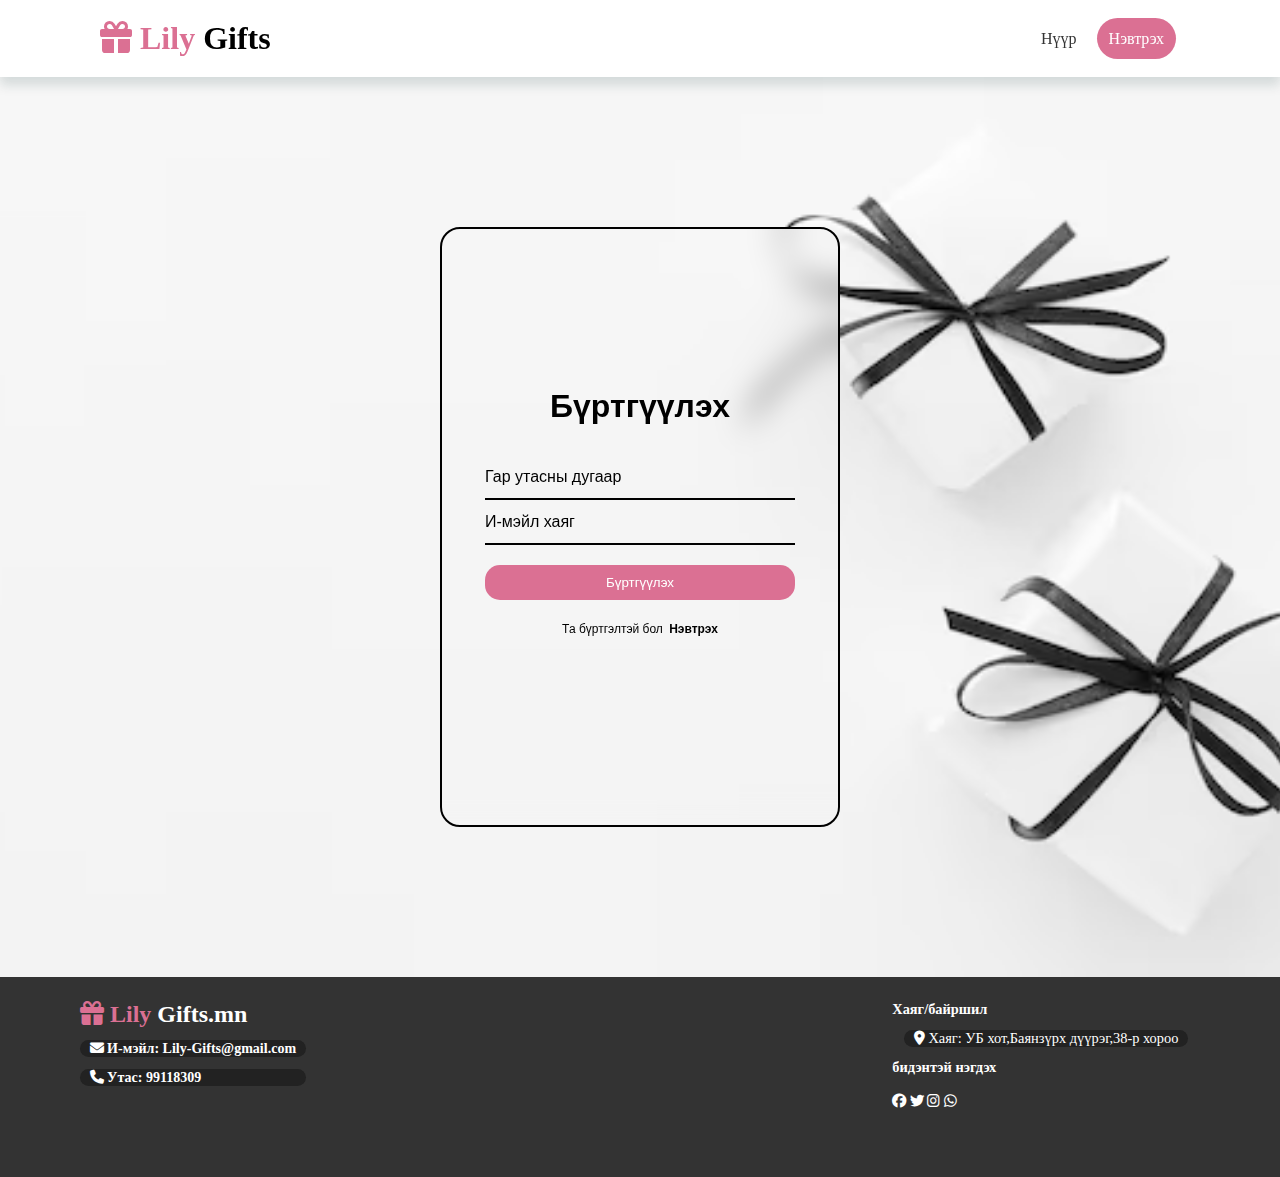
<file: burguuleh.html>
<!DOCTYPE html>
<html lang="en">
<head>
    <meta charset="UTF-8">
    <meta name="viewport" content="width=device-width, initial-scale=1.0">
    <title>Бидний тухай</title>
    <link rel="stylesheet" href="./css/style.css">
    <link rel="stylesheet" href="https://cdnjs.cloudflare.com/ajax/libs/font-awesome/6.7.0/css/all.min.css">
    <link rel="stylesheet"  media="screen and (max-width: 760px)" href="./css/mobile.css">
    <script src="./main.js"></script>
</head>
<body>
    <header>
        <div id="navbar">
              <h1 class="logo">
                    <span class="text-primary">
                          <i class="fa-solid fa-gift"></i> Lily
                    </span>Gifts
              </h1>
              <ul>
                    <li><a  href="./index.html">Нүүр</a></li>
                     <li><a class="home-active" href="./about.html">Нэвтрэх</a></li>
              </ul>
  
        </div>
  </header>
  <section class="login">
      <div class="bd">
            <div class="login-box register">
                <form action="" id="loginform" onsubmit="return form2()">
                <h2>Бүртгүүлэх</h2>
                <div class="input-box">
                      <input type="emailPhone" id="emailPhone" placeholder="Гар утасны дугаар ">
                      <input type="emailPhone" id="emailPhone" placeholder="И-мэйл хаяг">
                      
<!-- 
                      onclick="return validate()" -->
                      <button class="btn1" type="submit"  ondblclick="return form2()">Бүртгүүлэх</button>
                      <div id="errorbox"> </div>
                      <div class="register-link">
                            <p> Та бүртгэлтэй бол <a href="./newtereh.html">Нэвтрэх</a></p>
                      </div>
                </div>
            </form>
            </div>
      </div>
  </section>

  <footer id="main-footer">
      <div class="footer-content">
            <h1 ><span class="text-primary"><i class="fa-solid fa-gift"></i> Lily
            </span>Gifts</span>.mn</h1>
            <h3><i id="color" class="fa-solid fa-envelope"></i> И-мэйл: Lily-Gifts@gmail.com</h3>
            <h3><i id="color" class="fa-solid fa-phone"></i> Утас: 99118309</h3>
      </div>
      <div class="footer-addres">
            <h4>Хаяг/байршил</h4>
            <p><i id="color" class="fa-solid fa-location-dot"></i> Хаяг: УБ хот,Баянзүрх дүүрэг,38-р хороо</p>
            <h4>бидэнтэй нэгдэх</h4><br>
            <i class="fa-brands fa-facebook"></i> <i class="fa-brands fa-twitter"></i> <i class="fa-brands fa-instagram"></i> <i class="fa-brands fa-whatsapp"></i>

      </div>
</footer>
</body>
</html>
</file>
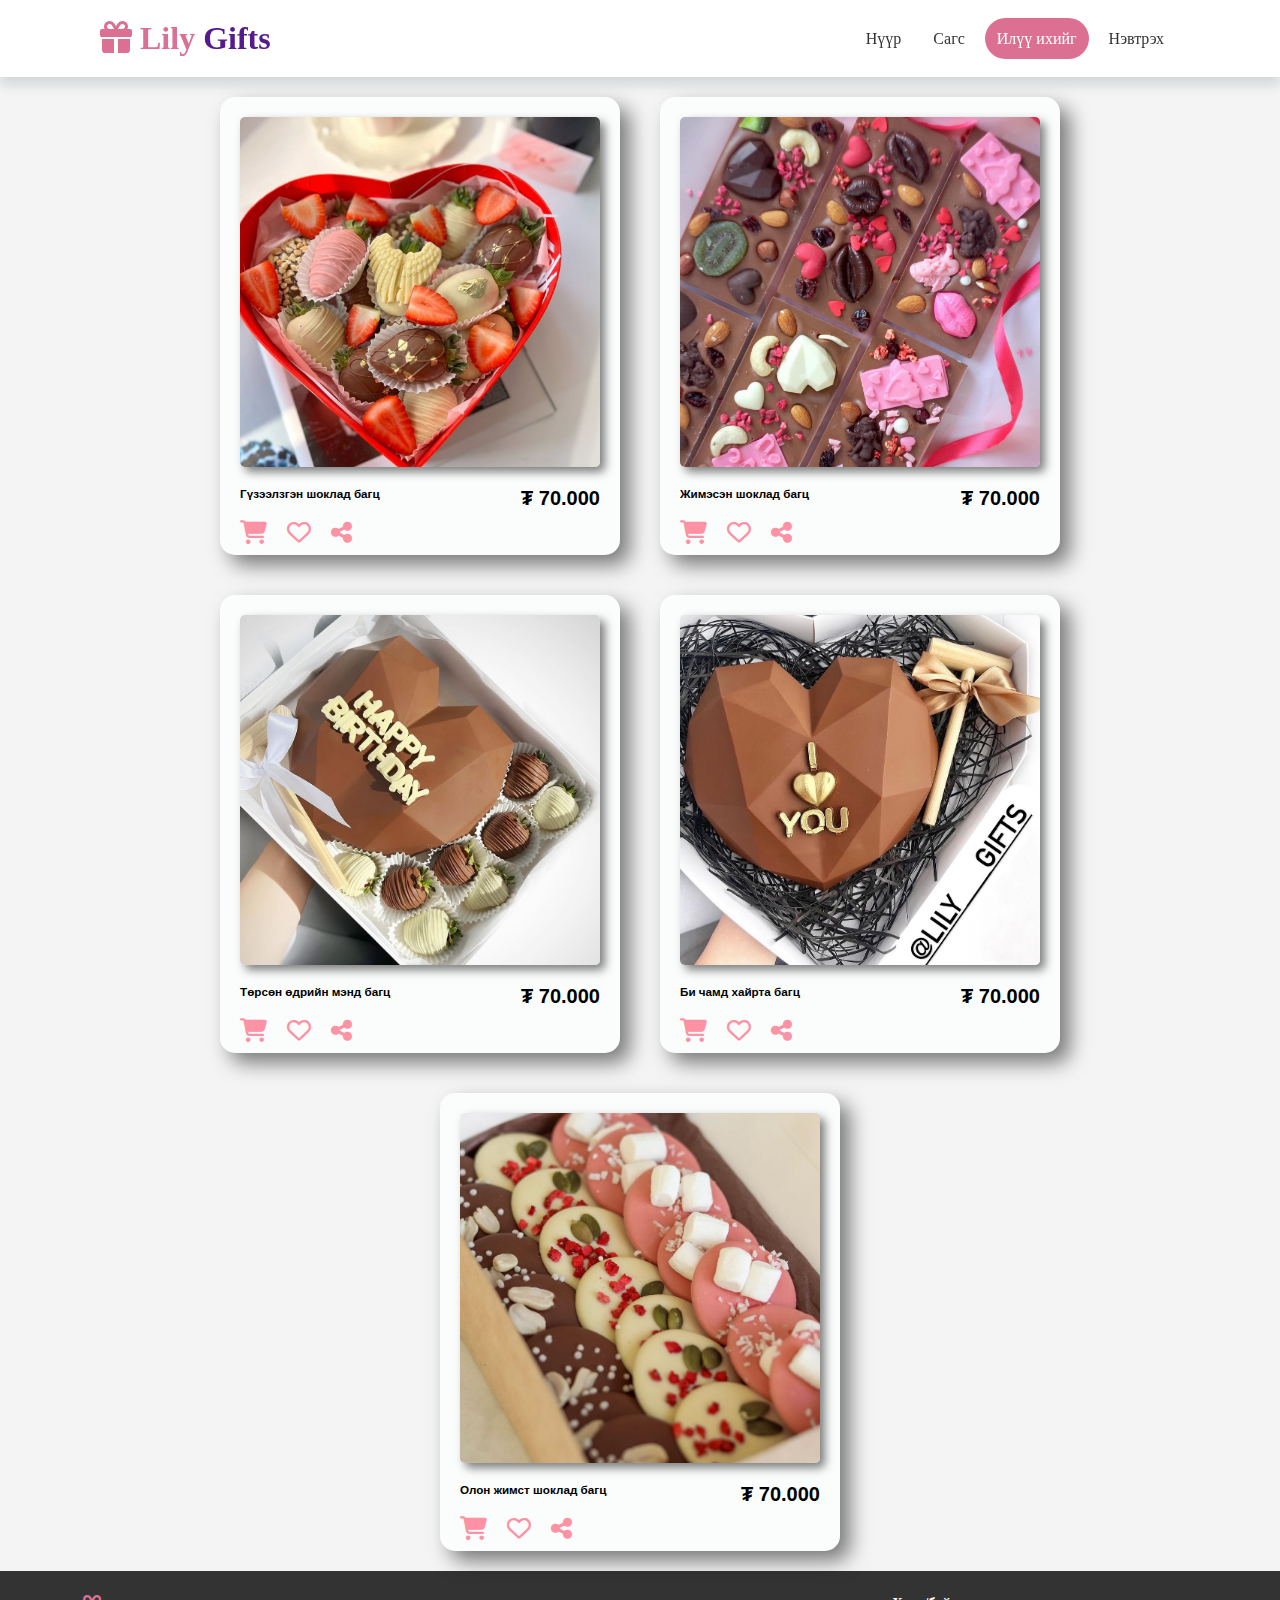
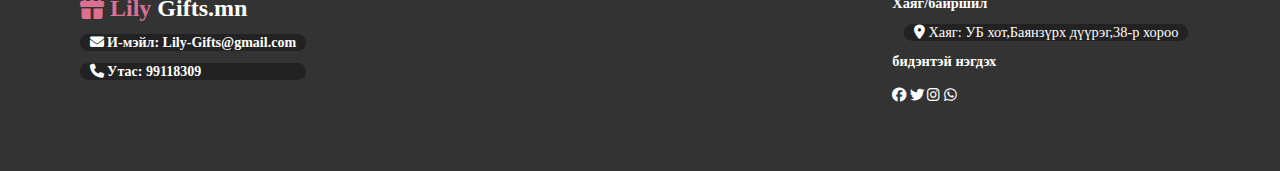
<file: IluuIkhiig.html>
<!DOCTYPE html>
<html lang="en">
<head>
    <meta charset="UTF-8">
    <meta name="viewport" content="width=device-width, initial-scale=1.0">
    <title>Document</title>
    <link rel="stylesheet" href="./css/style.css">
    <link rel="stylesheet" href="https://cdnjs.cloudflare.com/ajax/libs/font-awesome/6.7.0/css/all.min.css">
    <link rel="stylesheet"   media="screen and (max-width: 760px)"  href="./css/mobile.css">
</head>
<body>
    <header>
        <div id="navbar">
              <h1 class="logo">
                <a href="">
                    <span class="text-primary">
                          <i class="fa-solid fa-gift"></i> Lily
                    </span>Gifts
                </a>
              </h1>
              <ul>
                    <li><a  href="./index.html">Нүүр</a></li>
                    <li><a href="./sags.html">Сагс</a></li>
                    <li><a class="home-active" href="./IluuIkhiig.html">Илүү ихийг</a></li>
                    <li><a href="./newtereh.html">Нэвтрэх</a></li>
              </ul>
  
        </div>
  </header>
  

  <section class="show-case1">
    <div class="container1">
        <div class="cards1">
            <div class="card1">
                <div class="image">
                    <img src="./img/hair1.jpg" alt="Every day Funny">
                </div>
                <div class="text">
                        <h3>Гүзээлзгэн шоклад багц</h3> 
                        <h4>₮ 70.000</h4>
                    </div>
                    <div class="actions">
                        <i class="fa-solid fa-cart-shopping"></i>
                        <i class="fa-regular fa-heart"></i>
                        <i class="fa-solid fa-share-nodes"></i>
                  </div>
            </div>
            <div class="card1">
                <div class="image">
                    <img src="./img/hair2.jpg" alt="Every day Funny">
                </div>
                <div class="text">
                        <h3>Жимэсэн шоклад багц</h3>
                        <h4>₮ 70.000</h4>
                    </div>
                    <div class="actions">
                        <i class="fa-solid fa-cart-shopping"></i>
                        <i class="fa-regular fa-heart"></i>
                        <i class="fa-solid fa-share-nodes"></i>
                  </div>
            </div>
            <div class="card1">
                <div class="image">
                    <img src="./img/hair3.jpg" alt="Every day Funny">
                </div>
                <div class="text">
                        <h3>Төрсөн өдрийн мэнд багц</h3>
                        <h4>₮ 70.000  </h4>
                    </div>
                    <div class="actions">
                        <i class="fa-solid fa-cart-shopping"></i>
                        <i class="fa-regular fa-heart"></i>
                        <i class="fa-solid fa-share-nodes"></i>
                  </div>
            </div>
            <div class="card1">
                <div class="image">
                    <img src="./img/426074895_18254508565175811_2191306518803246926_n.jpg" alt="Every day Funny">
                </div>
                <div class="text">
                        <h3>Би чамд хайрта багц</h3>
                        <h4>₮ 70.000</h4>
                    </div>
                    <div class="actions">
                        <i class="fa-solid fa-cart-shopping"></i>
                        <i class="fa-regular fa-heart"></i>
                        <i class="fa-solid fa-share-nodes"></i>
                  </div>
            </div>
            <div class="card1">
                <div class="image">
                    <img src="./img/425986620_18254508628175811_3065950496430417623_n.jpg" alt="Every day Funny">
                </div>
                <div class="text">
                        <h3>Олон жимст шоклад багц</h3>
                        <h4>₮ 70.000 </h4>
                    </div>
                    <div class="actions icons">
                        <i class="fa-solid fa-cart-shopping"></i>
                        <i class="fa-regular fa-heart"></i>
                        <i class="fa-solid fa-share-nodes"></i>
                  </div>
            </div>
        </div>
    </div>
  </section>
  <footer id="main-footer">
    <div class="footer-content">
          <h1 ><span class="text-primary"><i class="fa-solid fa-gift"></i> Lily
          </span>Gifts</span>.mn</h1>
          <h3><i id="color" class="fa-solid fa-envelope"></i> И-мэйл: Lily-Gifts@gmail.com</h3>
          <h3><i id="color" class="fa-solid fa-phone"></i> Утас: 99118309</h3>
    </div>
    <div class="footer-addres">
          <h4>Хаяг/байршил</h4>
          <p><i id="color" class="fa-solid fa-location-dot"></i> Хаяг: УБ хот,Баянзүрх дүүрэг,38-р хороо</p>
          <h4>бидэнтэй нэгдэх</h4><br>
          <i class="fa-brands fa-facebook"></i> <i class="fa-brands fa-twitter"></i> <i class="fa-brands fa-instagram"></i> <i class="fa-brands fa-whatsapp"></i>

    </div>
</footer>
</body>
</html>
</file>
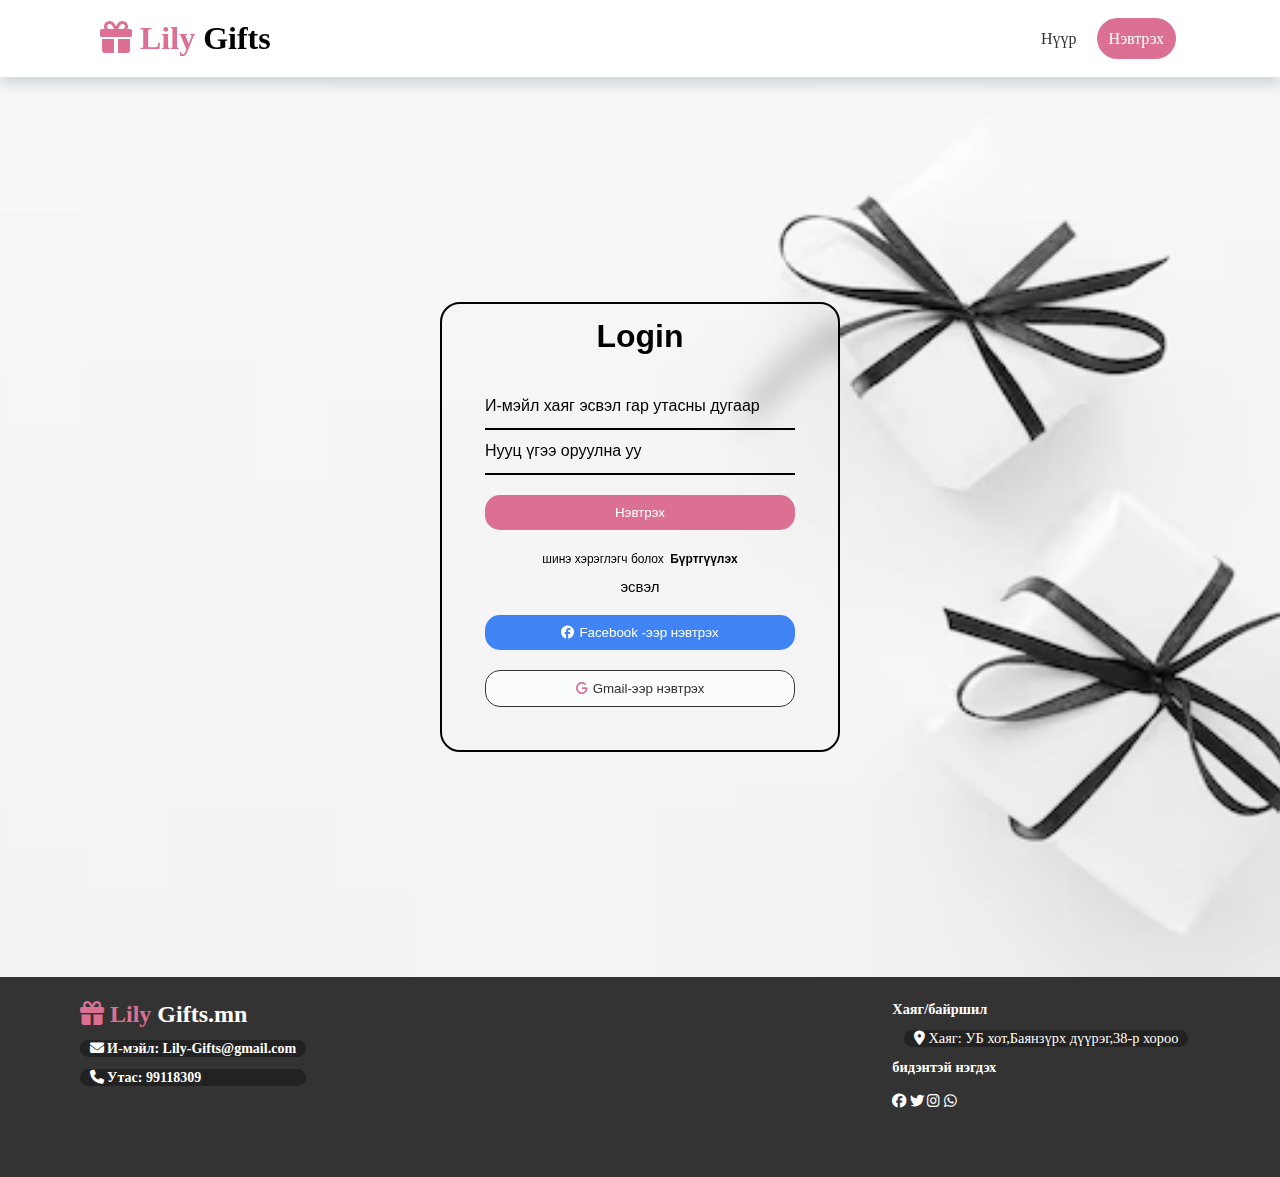
<file: newtereh.html>
<!DOCTYPE html>
<html lang="en">
<head>
    <meta charset="UTF-8">
    <meta name="viewport" content="width=device-width, initial-scale=1.0">
    <title>Бидний тухай</title>
    <link rel="stylesheet" href="./css/style.css">
    <link rel="stylesheet" href="https://cdnjs.cloudflare.com/ajax/libs/font-awesome/6.7.0/css/all.min.css">
    <link rel="stylesheet"  media="screen and (max-width: 760px)" href="./css/mobile.css">
    <script src="./main.js"></script>
</head>
<body>
    <header>
        <div id="navbar">
              <h1 class="logo">
                    <span class="text-primary">
                          <i class="fa-solid fa-gift"></i> Lily
                    </span>Gifts
              </h1>
              <ul>
                    <li><a  href="./index.html">Нүүр</a></li>
                     <li><a class="home-active" href="./about.html">Нэвтрэх</a></li>
              </ul>
  
        </div>
  </header>
  <section class="login">
      <div class="bd">
            <div class="login-box">
                <form class="login-form" onsubmit="return form1()" id="login-form">
                <h2>Login</h2>
                <div class="input-box">
                      <input type="emailPhone" id="emailPhone" placeholder="И-мэйл хаяг эсвэл гар утасны дугаар ">
                      <input type="password" id="password" placeholder="Нууц үгээ оруулна уу">
                      <button class="btn1" type="submit" onclick="return validate()">Нэвтрэх</button>
                      <div id="errorbox"> </div>
                      <div class="register-link">
                            <p> шинэ хэрэглэгч болох <a href="./burguuleh.html">Бүртгүүлэх</a></p>
                      </div>
                    
                      <div id="eswel">эсвэл</div>
                      <button class="btn2" type="submit"><span class="icon Facebook"><i class="fa-brands fa-facebook"></i></span>Facebook -ээр нэвтрэх</button>
                      <button class="btn3" type="submit"><span class="icon gmail"><i class="fa-solid fa-g"></i> </span>Gmail-ээр нэвтрэх</button>
                </div>
            </form>
            </div>
      </div>
  </section>

  <footer id="main-footer">
      <div class="footer-content">
            <h1 ><span class="text-primary"><i class="fa-solid fa-gift"></i> Lily
            </span>Gifts</span>.mn</h1>
            <h3><i id="color" class="fa-solid fa-envelope"></i> И-мэйл: Lily-Gifts@gmail.com</h3>
            <h3><i id="color" class="fa-solid fa-phone"></i> Утас: 99118309</h3>
      </div>
      <div class="footer-addres">
            <h4>Хаяг/байршил</h4>
            <p><i id="color" class="fa-solid fa-location-dot"></i> Хаяг: УБ хот,Баянзүрх дүүрэг,38-р хороо</p>
            <h4>бидэнтэй нэгдэх</h4><br>
            <i class="fa-brands fa-facebook"></i> <i class="fa-brands fa-twitter"></i> <i class="fa-brands fa-instagram"></i> <i class="fa-brands fa-whatsapp"></i>

      </div>
</footer>
</body>
</html>
</file>
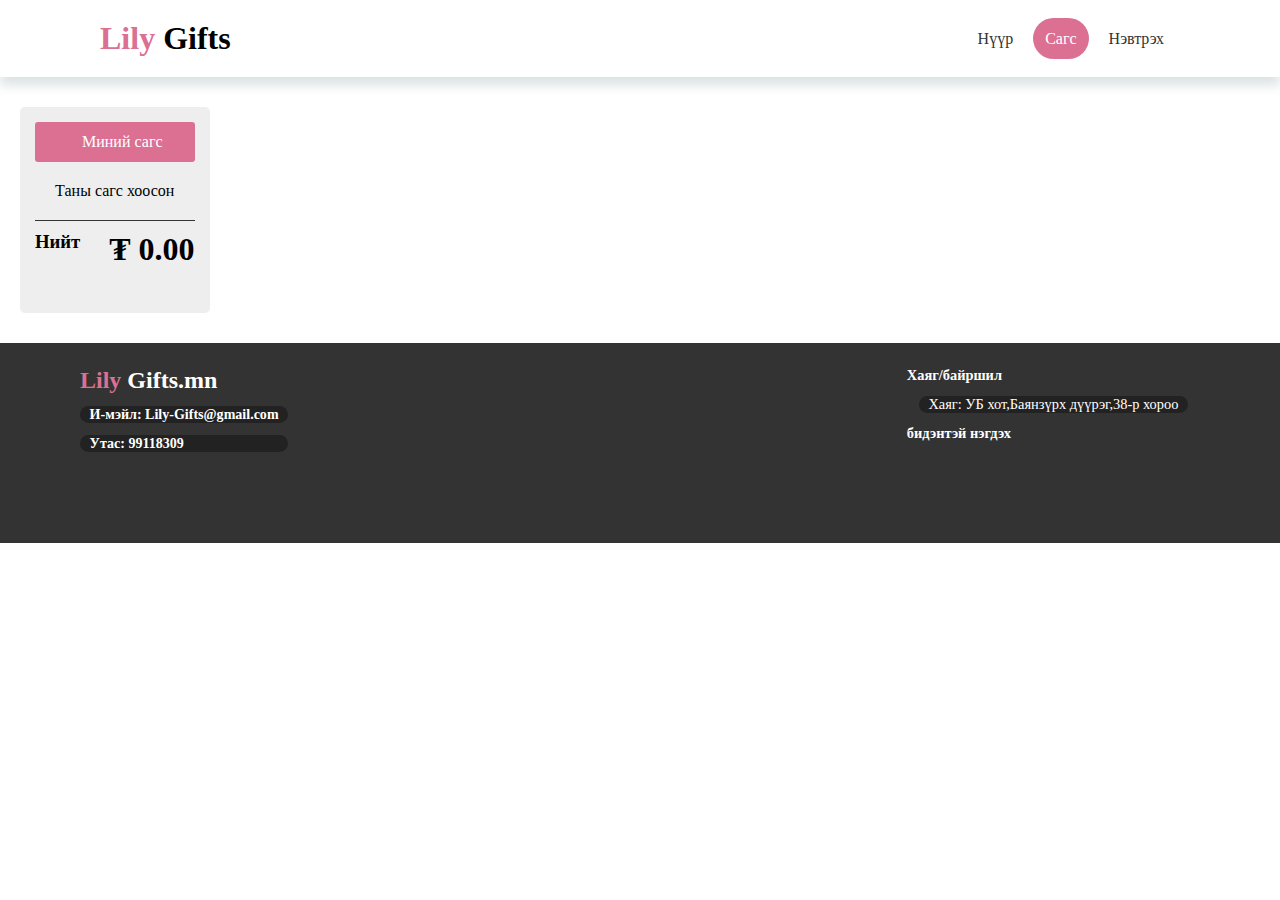
<file: sags.html>
<!DOCTYPE html>
<html lang="en">
<head>
      <meta charset="UTF-8">
      <meta name="viewport" content="width=device-width, initial-scale=1.0">
      <title>Document</title>
      <link rel="stylesheet" href="./css/style.css">
      <link rel="stylesheet"  media="screen and (max-width: 760px)" href="./css/mobile.css">
</head>
<body>
      <header>
            <div id="navbar">
                  <h1 class="logo">
                        <span class="text-primary">
                              <i class="fa-solid fa-gift"></i> Lily
                        </span>Gifts
                  </h1>
                  <ul>
                        <li><a  href="./index.html">Нүүр</a></li>
                        <li><a class="home-active" href="./sags.html">Сагс</a></li>
                         <li><a href="./newtereh.html">Нэвтрэх</a></li>
                  </ul>
      
            </div>
      </header>
      <section>
            <div class="container2">
                  <div class="root">
                        <div class="sidebar">
                              <div class="head"><p>Миний сагс</p></div>
                              <div class="cartItem">Таны сагс хоосон</div>
                              <div class="foot">
                                    <h3>Нийт</h3>
                                    <h2 id="total">₮ 0.00</h2>

                              </div>
                        </div>
                  </div>
            </div>
      </section>
      <footer id="main-footer">
            <div class="footer-content">
                  <h1 ><span class="text-primary"><i class="fa-solid fa-gift"></i> Lily
                  </span>Gifts</span>.mn</h1>
                  <h3><i id="color" class="fa-solid fa-envelope"></i> И-мэйл: Lily-Gifts@gmail.com</h3>
                  <h3><i id="color" class="fa-solid fa-phone"></i> Утас: 99118309</h3>
            </div>
            <div class="footer-addres">
                  <h4>Хаяг/байршил</h4>
                  <p><i id="color" class="fa-solid fa-location-dot"></i> Хаяг: УБ хот,Баянзүрх дүүрэг,38-р хороо</p>
                  <h4>бидэнтэй нэгдэх</h4><br>
                  <i class="fa-brands fa-facebook"></i> <i class="fa-brands fa-twitter"></i> <i class="fa-brands fa-instagram"></i> <i class="fa-brands fa-whatsapp"></i>

            </div>
      </footer>
</body>
</html>
</file>
<file: css/style.css>
/* Global Styles */
* {
      box-sizing: border-box;
      margin: 0;
      padding: 0;
      scroll-padding-top: 2rem;
      scroll-behavior: smooth;
  }
  
  body {
      font-family: Georgia, 'Times New Roman', Times, serif;
      /* background-color: #232533; */
  }
  
  a {
      text-decoration: none;
  }
  
  p {
      margin: 0.75rem;
  }
  
  /* Utility Class Styles */
  .text-primary {
      color: palevioletred;
  }
  
  /* Root Variables */
  :root {
      --current-color1: #eceaed;
      --current-color2: #404457;
  }
  header{
    position: sticky;
    z-index: 1;
    top: 0;
  }
  /* Navbar */
  #navbar {
      display: flex;
      position: sticky;
      z-index: 1;
      top: 0;
      width: 100%;
      align-items: center;
      justify-content: space-between;
      background-color: #fff;
      box-shadow: 0 8px 11px rgba(14, 55, 54, 0.15);
      padding: 20px 100px;
      transition: 0.5s;
  }
  
  #navbar ul {
      display: flex;
      align-items: center;
      list-style: none;
  }
  
  #navbar ul li a {
      padding: 0.75rem;
      font-size: 1rem;
      font-weight: 500;
      color: #333;
      margin: 0 0.25rem;
  }
  
  #navbar ul li a:hover, 
  #navbar .home-active {
      background: palevioletred;
      border-radius: 30px;
      color: #fff;
  }
  
  /* Show-case Section */
  .show-case {
      display: flex;
      justify-content: center;
      align-items: center;
      background-color: #f4f4f4;
      overflow-x: hidden;
      height: 800px;
      font-family: 'Segoe UI', Tahoma, Geneva, Verdana, sans-serif;
  }
  
  .show-case input {
      display: none;
  }
  
  .show-case .container {
      width: 100%;
      height: 100%;
      max-width: 600px;
      max-height: 600px;
      display: flex;
      justify-content: center;
      align-items: center;
      transform-style: preserve-3d;
      flex-direction: column;
      margin-bottom: 100px;
  }
  
  .show-case .cards {
      position: relative;
      height: 500px;
      width: 430px;
      margin-bottom: 20px;
      perspective: 1000px;
      transform-style: preserve-3d;
  }
  
  .show-case .cards label {
      position: absolute;
      width: 430px;
      left: 0;
      right: 0;
      margin: auto;
      cursor: pointer;
      transition: transform 0.55s ease;
  }
  
  .show-case .cards .card {
      position: relative;
      height: 100%;
      background-color: #fbfcfc;
      border-radius: 10px;
      padding: 30px 35px;
  }
  
  .show-case .cards .image {
      display: flex;
      justify-content: space-between;
  }
  
  .show-case .cards .image img {
      border-radius: 5px;
      box-shadow: 15px 15px 40px rgba(0, 0, 0, 0.5);
      margin-top: 23px;
      width: 86%;
      height: 220px;
      object-fit: cover;
      transition: all 0.7s;
  }
  
  .show-case .cards .image img:hover {
      transform: scale(1.05);
  }
  
  .show-case .cards .image .dots {
      text-align: center;
  }
  
  .show-case .cards .image .dots div {
      width: 10px;
      height: 10px;
      border-radius: 50%;
      margin-bottom: 10px;
  }
  
  .show-case .cards .image .dots div:nth-child(1) {
      background-color: var(--current-color1);
  }
  
  .show-case .cards .image .dots div:nth-child(2) {
      background-color: #5b85f9;
  }
  
  .show-case .cards .image .dots div:nth-child(3) {
      background-color: #000;
  }
  
  .show-case .card .infos {
      display: block;
      text-align: end;
      padding-top: 60px;
  }
  
  .show-case .card span {
      display: block;
  }
  
  .infos .name {
      font-size: 30px;
      color: #333;
      letter-spacing: 8px;
      margin-bottom: 20px;
      padding-left: 25px;
      transition: all .6s ease;
  }
  
  .card .lorem {
      font-size: 15.5px;
      color: #333;
      font-weight: bold;
      letter-spacing: 3px;
  }
  
  .card .btn-details {
      width: 100%;
      height: 60px;
      margin: 35px auto;
      border-radius: 15px;
      background-color: #f4d03f;
      display: flex;
      align-items: center;
      justify-content: center;
      color: #fff;
      font-size: 25px;
      letter-spacing: 10px;
      font-weight: 700;
      transition: all .7s ease;
  }
  
  .card .btn-details:hover {
      transform: scale(1.09);
      color: #000;
  }
  
  .card .actions {
      display: flex;
      justify-content: space-between;
      align-items: center;
      padding-top: 20px;
  }
  
  .actions i {
      font-size: 24px;
      transition: all 0.7s ease;
      padding-right: 1rem;
      color: rgb(252, 146, 163);
  }
  
  .actions i:hover {
      transform: scale(1.3);
  }
  
  /* Cards Transitions */
  .show-case #s1:checked~.cards #slide4,
  .show-case #s2:checked~.cards #slide5,
  .show-case #s3:checked~.cards #slide1,
  .show-case #s4:checked~.cards #slide2,
  .show-case #s5:checked~.cards #slide3 {
      box-shadow: 0 15px 30px rgba(0, 0, 0, 45%);
      transform: translate3d(-70%, 0, -220px);
      --current-color1: #eceaed;
  }
  
  .show-case #s1:checked~.cards #slide5,
  .show-case #s2:checked~.cards #slide1,
  .show-case #s3:checked~.cards #slide2,
  .show-case #s4:checked~.cards #slide3,
  .show-case #s5:checked~.cards #slide4 {
      box-shadow: 0 20px 40px rgba(0, 0, 0, 0.5);
      transform: translate3d(35%, 0, -120px);
      --current-color1: #fad00c;
  }
  
  .show-case #s1:checked~.cards #slide1,
  .show-case #s2:checked~.cards #slide2,
  .show-case #s3:checked~.cards #slide3,
  .show-case #s4:checked~.cards #slide4,
  .show-case #s5:checked~.cards #slide5 {
      box-shadow: 0 20px 40px rgba(0, 0, 0, 50%);
      transform: translate3d(0,0,0);
      --current-color1: #eceaed;
  }
  
  .show-case #s1:checked~.cards #slide2,
  .show-case #s2:checked~.cards #slide3,
  .show-case #s3:checked~.cards #slide4,
  .show-case #s4:checked~.cards #slide5,
  .show-case #s5:checked~.cards #slide1 {
      box-shadow: 0 15px 30px rgba(0, 0, 0, 45%);
      transform: translate3d(35%, 0, -120px);
      --current-color1: #eceaed;
  }
  .show-case #s1:checked~.cards #slide3,
  .show-case #s2:checked~.cards #slide4,
  .show-case #s3:checked~.cards #slide5,
  .show-case #s4:checked~.cards #slide1,
  .show-case #s5:checked~.cards #slide2 {
      box-shadow: 0 15px 30px rgba(0, 0, 0, 45%);
      transform: translate3d(70%, 0, -220px);
      --current-color1: #eceaed;
      --currente-color2: #404457;
  }
  .more {
    display: block;
    justify-content: end;
}
  .more a{
    display: flex;
    background-color: #fff;
    color: #000;
    padding: 5px 10px;
    border-radius: 10px;
    margin-bottom: 20px;
    
}
/* See more */

.show-case1{
    display: flex;
    background-color: #f4f4f4;
    display: flex;
}
.show-case1 .container1{
    width: 1600px;
}
.show-case1 .cards1{
    display: flex;
    flex-wrap: wrap;
    justify-content: center;
}
.show-case1 .cards1 .card1 {
    display: inline;
    justify-content: center;
    text-align: center;
    align-items: center;
    background-color: #fbfcfc;
    border-radius: 15px;
    margin: 20px;
    width: 400px;
    box-shadow: 10px 10px 20px rgba(0, 0, 0, 0.5);
}
.show-case1 .cards1 .card1 .image{
    height: 350px;
    max-width: 90%;
    margin: 20px 20px;
    align-items: center;
    justify-content: center;
}

.show-case1 .cards1 .card1 img{
    border-radius: 5px;
    box-shadow: 5px 5px 10px rgba(0, 0, 0, 0.5);
    width: 100%;
    height: 100%;
    object-fit: cover;
    transition: all 0.5s;
}
.show-case1 .cards1 .card1 img:hover {
    transform: scale(1.03);
}
.show-case1 .cards1 .card1 .text{
    display: flex;
    justify-content: space-between;
    font-family: 'Segoe UI', Tahoma, Geneva, Verdana, sans-serif;
    font-size: 10px;
    padding-left: 20px;
    
}
.show-case1 .cards1 .card1 h4{
    padding-right: 20px;
    font-size: 20px;
}
.show-case1 .cards1 .card1  .actions{
    padding: 10px 20px;
    float: left;
 }
.show-case1 .cards1 .card1 .text div{
    float: right;
    display: block;
    justify-content: space-around;
    float: left;
    margin-bottom: 20px;
}
  /* Footer */
  #main-footer {
    display: flex;
    justify-content: space-between;
    flex: row;
    font-size: 0.75em;
    background: #333;
    color: #fff;
    padding: 1.5rem 5rem;
    height: 200px;
}
.footer-addres {
    font-size: 1.2em;
    padding-right: 5;
}
#main-footer h3 {
    background: #222;
    border-radius: 15px;
    margin-top: 0.75rem;
    padding-left: 0.6rem;
    padding-right: 0.6rem;
}
.footer-addres p {
    background: #222;
    border-radius: 15px;
    margin-top: 0.75rem;
    padding-left: 0.6rem;
    padding-right: 0.6rem;
}
.ft-footer {
    background: #222;
    color: #666;
    text-align: center;
    padding: 0.75rem;
}
/* Login */
.login{
    margin: 0;
    padding: 0;
    box-sizing: border-box;
    font-family: 'Segoe UI', Tahoma, Geneva, Verdana, sans-serif;
}
.bd{
    display: flex;
    justify-content: center;
    align-items: center;
    min-height: 100vh;
    background: url("../img/loginBg.avif") center center/cover;
    width: 100%;
    height: 100%;
}
.login-box{
    position: relative;
    width: 400px;
    height: 450px;
    background: transparent;
    border-radius: 20px;
    display: flex;
    justify-content: center;
    align-items: center;
    border: 2px solid #000;
    backdrop-filter: blur(15px);
}
.register {
    height: 600px;
}
 h2{
    font-size: 2rem;
    color: #000;
    text-align: center;
 }
 .login-box .input-box{
    width: 310px;
    margin: 30px 0;
 }
 .input-box label{
    position: relative;
    top: 50%;
    left: 5px;
    transform: translateY(-50%);
    font-size: 1rem;
    color: #000;
    pointer-events: none;
 }
 .input-box input{
    width: 100%;
    height: 45px;
    background: transparent;
    border: none;
    outline: none;
    font-size: 1rem;
    border-bottom: 2px solid #000;
    color: #000;
 }
 .input-box ::placeholder{
    color: #000;
 }
 .input-box button{
    display: flex;
    justify-content: center;
    text-align: center;
    align-items: center;
    margin-top: 20px;
    width: 100%;
    border: none;
    border-radius: 15px;
    padding: 10px 0px;
 }
 .input-box .btn1{
    background: palevioletred;
    color: #fff;
 }
 
 .input-box .btn1:hover{
    background: #f88ca2;
    color: #333;
    transition: all 0.7s;
 }
 .input-box .btn2{
    background: #3f83f4;
    color: #fff;
    transition: all 0.7s;
 }
 .input-box .btn2:hover{
    background: #0260f8;
    color: #fff;
    transition: all 0.7s;
 }
 .input-box .btn3{
    background:#fbfcfc;
    color: #333;
    transition: all 0.7s;
    border: 1px solid #333;
 }
 .input-box .btn3:hover{
    background: #ecf0f1;
    color:  palevioletred;
    transition: all 0.7s;
 }
 .input-box .register-link{
    text-align: center;
    align-items: center;
    font-size: 12px;
    font-family: 'Segoe UI', Tahoma, Geneva, Verdana, sans-serif;
    color: #000;
    padding-top: 5px;
 }
 .input-box .register-link a{
    color: #000;
    text-decoration: none;
    font-weight: 600;
    padding-left: 3px;
 }
 .input-box .register-link a:hover{
   color: #0260f8;
 }
 .input-box .icon{

    padding-right: 5px;
 }
 .input-box .btn3 .gmail{
    color: palevioletred;
 }
 .input-box #eswel{
    text-align: center;
    align-items: center;
    color: #000;
    font-size: 15px;
    font-family: 'Segoe UI', Tahoma, Geneva, Verdana, sans-serif;
 }
 #errorbox{
    text-align: center;
    align-items: center;
    font-size: 10px;
    color: red;
    padding-top: 5px;
 }
 #choise {
    list-style: none;
    padding: 10px 0;
    font-family: 'Segoe UI', Tahoma, Geneva, Verdana, sans-serif;
    font-size: 18px;
}
#province {
    padding: 5px;
    font-size: 16px;
    border: 1px solid #ccc;
    border-radius: 5px;
}
 /* Sags */
 .container2{
    display: flex;
    width: 100%;
    margin: 30px 0px;
 }
 #root {
    width: 60%;
    display: grid;
    grid-template-columns: repeat(2, 1fr);
    grid-gap: 20px;
 }
 .sidebar{
    width: 100%;
    border-radius: 5px;
    background-color: #eee;
    margin-left: 20px;
    padding: 15px;
    text-align: center;
 }
 .head{
    background-color: palevioletred;
    border-radius: 3px;
    height: 40px;
    padding-left: 35px;
    margin-bottom: 20px;
    color: white;
    display: flex;
    text-align: center;
    align-items: center;

 }
 .foot{
    display: flex;
    justify-content: space-between;
    margin: 20px 0px;
    padding: 10px 0px;
    border-top: 1px solid #333;
 }
</file>
<file: css/mobile.css>
/* Цэс
#navbar {
    flex-direction: column;
    padding: 10px;
  }
  #navbar ul {
    flex-direction: column;
    width: 100%;
    padding: 0;
  }
  #navbar ul li {
    margin-top: 25px;
  }
  #navbar ul li:hover{
    margin-top: 25px;
  }

  .showcase .container{
    max-width: 100px;
    max-height: 100px;
    display: none;
  }
  .showcase .container .card{
    position: absolute;
  }
  /* footer */
  /*#main-footer{
    flex-direction: column;
    float: left;
    justify-content: center;
    margin-top: 1rem;
  }
  /* Login */
  /*.login .bd{
    display: none;
    max-width: 300px;
  } */
   /* Mobile Styles */

   * {
    scroll-padding-top: 1rem;
  }

  body {
    font-size: 14px;
    padding: 0;
    margin: 0;
  }

  #navbar {
    flex-direction: column;
    padding: 10px;
  }

  #navbar ul {
    flex-direction: column;
    width: 100%;
    padding: 0;
  }
  #navbar ul li{
      margin-top: 25px;
  }

  #navbar ul li a {
    text-align: center;
    padding: 10px;
    font-size: 0.9rem;
  }

  .show-case {
    flex-direction: column;
    height: auto;
    padding: 20px;
  }

  .show-case .container {
    max-width: 90%;
    max-height: auto;
  }

  .show-case .cards {
    width: 100%;
    height: auto;
    perspective: 500px;
  }

  .show-case .cards label {
    width: 100%;
  }

  .show-case .cards .image img {
    width: 100%;
    height: auto;
  }

  .show-case1 .container1 {
    width: 100%;
  }

  .show-case1 .cards1 .card1 {
    width: 90%;
    margin: 10px 0;
  }

  .show-case1 .cards1 .card1 img {
    height: 200px;
  }

  .login-box {
    width: 90%;
    height: auto;
    padding: 20px;
  }

  .input-box {
    width: 100%;
  }

  .register {
    height: auto;
  }

  h2 {
    font-size: 1.5rem;
  }

  .footer-addres p,
  #main-footer {
    font-size: 0.9em;
    flex-direction: column;
    text-align: center;
    padding: 10px;
  }

  .footer-addres p {
    margin-top: 10px;
  }

  .container2 {
    flex-direction: column;
  }

  #root {
    width: 100%;
    grid-template-columns: 1fr;
    grid-gap: 10px;
  }

  .sidebar {
    margin: 10px 0;
  }

  .head {
    font-size: 1rem;
    padding-left: 15px;
    height: auto;
  }

  .foot {
    flex-direction: column;
    align-items: center;
    text-align: center;
  }

  .foot > div {
    margin-bottom: 10px;
  }
</file>
